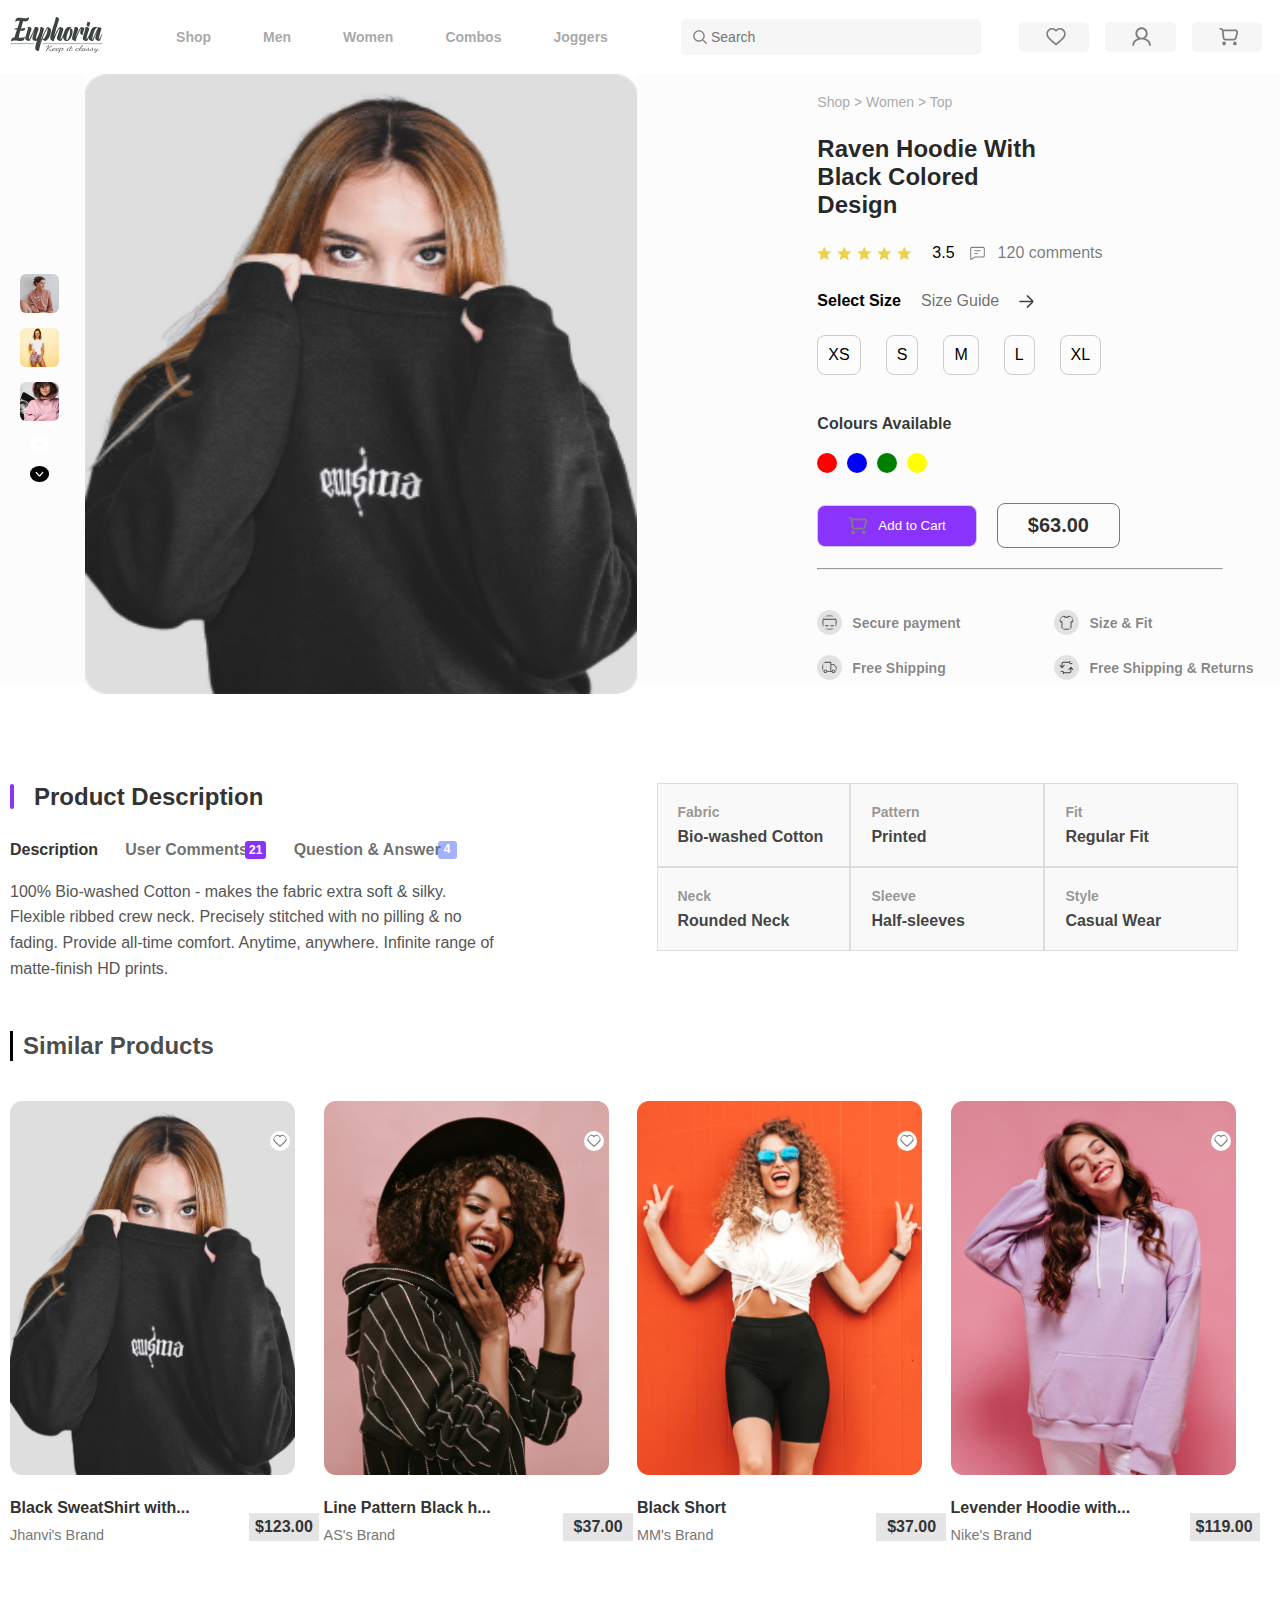
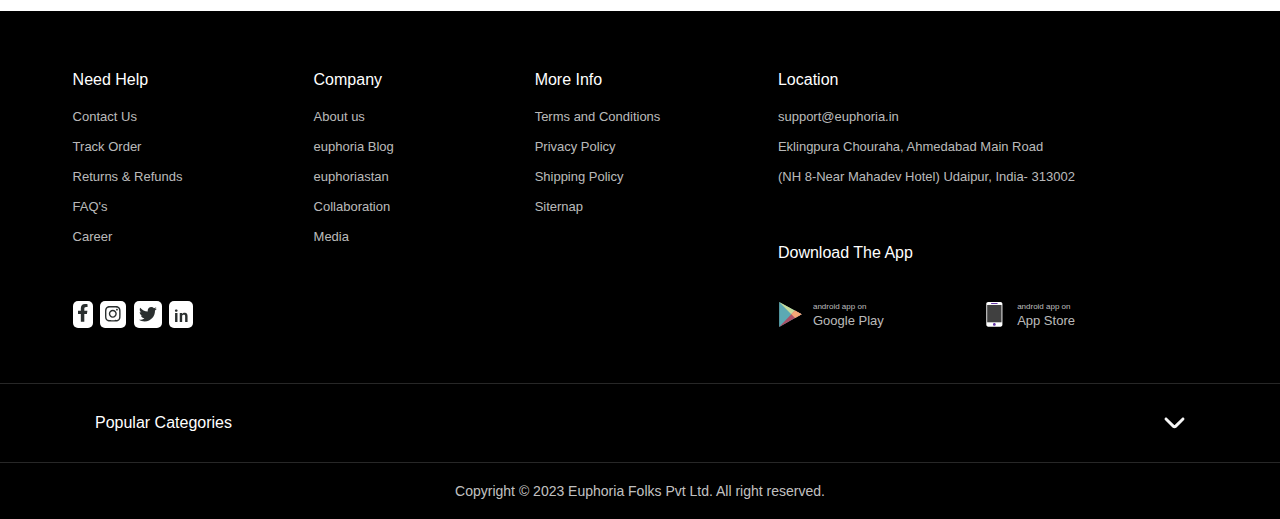
<file: subpage.html>
<!DOCTYPE html>
<html lang="en">
<head>
    <meta charset="UTF-8">
    <meta name="viewport" content="width=device-width, initial-scale=1.0">
    <title>Euphoria</title>
    <link rel="stylesheet" href="./css/style.css" />
    <link rel="icon" type="image/png" href="images/favicon.icon" sizes="32x32" />
    <meta property="og:image" content="" />
    <meta name="description" content="" />
    <meta name="keywords" content="" />
</head>
    <body>
        <div class="main-wrapper">
            <header>
                <div class="main-header">
                    <div class="left">
                        <h1><a href="#"><img src="./images/icons/Logo.svg" alt="Logo Icon" class="Logo" /></a></h1>
                    </div>
            
                    <div class="center">
                        <ul>
                            <li><a href="#">Shop</a></li>
                            <li><a href="#">Men</a></li>
                            <li><a href="#">Women</a></li>
                            <li><a href="#">Combos</a></li>
                            <li><a href="#">Joggers</a></li>
                        </ul>
                    </div>
            
                    <div class="right">
                        <div class="search-container">
                            <img src="./images/icons/search.svg" alt="Search Icon" class="search-icon" />
                            <input type="text" placeholder="Search" />
                        </div>
                        <div class="container1">
                            <img src="./images/icons/wishlist.svg" alt="Wishlist Icon" class="img1" width="20" height="20" />
                        </div>
                        <div class="container2">
                            <img src="./images/icons/account.svg" alt="User Icon" class="img1" width="20" height="20" />
                        </div>
                        <div class="container3">
                            <img src="./images/icons/cart.svg" alt="Cart Icon" class="img1" width="20" height="20" />
                        </div>
                    </div>
                </div>
            </header>


            <section id="product-detail-section-02">
                <div class="product-detail-content-02">
                    <div class="left-side-02">
                        <img src="./images/pics/img-25.jpg" alt="SVG 1" class="svg-image-02" />
                        <img src="./images/pics/img-2.jpg" alt="SVG 2" class="svg-image-02" />
                        <img src="./images/pics/img-26.jpg" alt="SVG 3" class="svg-image-02" />
                        <img src="./images/icons/arrow-down.svg" alt="SVG 4" class="svg-image-03"/> 
                        <img src="./images/icons/arrow-down.svg" alt="SVG 5" class="svg-image-03" style="background: #000;"/>
                    </div>
            
                    <div class="middle-02">
                        <img src="./images/pics/img-16.jpg" alt="Product Image" class="product-image-02" />
                    </div>
            
                    <div class="right-side-02">
                        <p class="breadcrumb-text-02">Shop > Women > Top</p>
            
                        <h1 class="product-name-02">Raven Hoodie With Black Colored Design</h1>
            
                        <ul class="ratings-02">
                            <li>
                                <img src="./images/icons/star.svg" alt="Star 1" />
                                <img src="./images/icons/star.svg" alt="Star 1" />
                                <img src="./images/icons/star.svg" alt="Star 1" />
                                <img src="./images/icons/star.svg" alt="Star 1" />
                                <img src="./images/icons/star.svg" alt="Star 1" />
                                <span class="text-02">3.5</span>
                                <img src="./images/icons/message.svg" alt="Star 2" />
                                <span class="text-02" style="margin-left: 8px; color: #00000088;">120 comments</span>
                            </li>
                        </ul>
            
                        <div class="size-selection-02">
                            <span style="font-weight: 600;">Select Size</span>
                            <span style="margin: 0 10px; color: #00000096;">Size Guide</span>
                            <img src="./images/icons/arrow-right.svg" alt="Right Arrow" class="right-arrow-02" />
                        </div>
            
                        <div class="available-sizes-02">
                            <span class="size-02">XS</span>
                            <span class="size-02">S</span>
                            <span class="size-02">M</span>
                            <span class="size-02">L</span>
                            <span class="size-02">XL</span>
                        </div>
                        
            
                        <p style="color: #000000cc; font-weight: 600;">Colours Available</p>
                        <div class="color-options-02">
                            <div class="color-circle-02" style="background-color: red;"></div>
                            <div class="color-circle-02" style="background-color: blue;"></div>
                            <div class="color-circle-02" style="background-color: green;"></div>
                            <div class="color-circle-02" style="background-color: yellow;"></div>
                        </div>
            
                        <div class="cart-price-02">
                            <button class="add-to-cart-02">
                                <img src="./images/icons/cart.svg" alt="Cart Icon" />
                                Add to Cart
                            </button>
                            <span class="price-02">$63.00</span>
                        </div>
                        
                        <hr class="footer-line-03">

                        <ul class="additional-info-02">
                            <li><img src="./images/icons/credit card.svg" alt="Info 1" /><span style="font-size: 14px; color: #0000007a; font-weight: 600;">Secure payment</span></li>
                            <li><img src="./images/icons/Size&Fit.svg" alt="Info 2" /><span style="font-size: 14px; color: #0000007a; font-weight: 600;">Size & Fit</span></li>
                            <li><img src="./images/icons/truck.svg" alt="Info 3" /><span style="font-size: 14px; color: #0000007a; font-weight: 600;">Free Shipping</span></li>
                            <li><img src="./images/icons/Free-Shipping&Returns.svg" alt="Info 4" /><span style="font-size: 14px; color: #0000007a; font-weight: 600;">Free Shipping & Returns</span></li>
                        </ul>
                    </div>
                </div>
            </section>

            <section id="product-description-section-04">
                <div class="description-content-04">
                    <div class="left-side-04">
                        <div class="vertical-line-02"></div>
                        <h2>Product Description</h2>
                    </div>
            
                    <div class="product-details-04">
                        <span>Description</span>
                        <span style="color: #00000094;">User Comments</span>
                        <span class="color-text" style="color: #fff; font-size: 12px;">21</span>
                        <span style="color: #00000094;">Question & Answer</span>
                        <span class="color-text-02" style="color: #fff; font-size: 12px;">4</span>
                    </div>
            
                    <p class="product-description-04">
                        100% Bio-washed Cotton - makes the fabric extra soft & silky. Flexible ribbed crew neck. 
                        Precisely stitched with no pilling & no fading. Provide all-time comfort. Anytime, anywhere. 
                        Infinite range of matte-finish HD prints.
                    </p>
                </div>
            
                <div class="right-side-04">
                    <ul class="additional-info-04">
                        <li>
                            <div class="info-item-04">
                                <span>Fabric</span>
                                <b>Bio-washed Cotton</b>
                            </div>
                        </li>
                        <li>
                            <div class="info-item-04">
                                <span>Pattern</span>
                                <b>Printed</b>
                            </div>
                        </li>
                        <li>
                            <div class="info-item-04">
                                <span>Fit</span>
                                <b>Regular Fit</b>
                            </div>
                        </li>
                        <li>
                            <div class="info-item-04">
                                <span>Neck</span>
                                <b>Rounded Neck</b>
                            </div>
                        </li>
                        <li>
                            <div class="info-item-04">
                                <span>Sleeve</span>
                                <b>Half-sleeves</b>
                            </div>
                        </li>
                        <li>
                            <div class="info-item-04">
                                <span>Style</span>
                                <b>Casual Wear</b>
                            </div>
                        </li>
                    </ul>
                </div>
            </section>

            <section id="in-the-limelight-section">
                <div class="in-the-limelight-header">
                    <div class="vertical-line"></div>
                    <h2>Similar Products</h2>
                </div>
            
                <ul class="limelight-list">
                    <li>
                        <div class="product-item">
                            <img src="./images/pics/img-16.jpg" alt="Product 1" class="product-image" />
                            <a class="like-icon-tag"><img src="./images/icons/wishlist.svg" alt="Wishlist Icon" class="like-icon" width="20" height="20" />
                            <p class="product-text">Black SweatShirt with...</p>
                            <p class="brand-name">Jhanvi's Brand</p>
                        </div>
                        <div class="price-section">
                            <p class="price">$123.00</p>
                        </div>
                    </li>
                    <li>
                        <div class="product-item">
                            <img src="./images/pics/img-17.jpg" alt="Product 1" class="product-image" />
                            <a class="like-icon-tag"><img src="./images/icons/wishlist.svg" alt="Wishlist Icon" class="like-icon" width="20" height="20" />
                            <p class="product-text">Line Pattern Black h...</p>
                            <p class="brand-name">AS's Brand</p>
                        </div>
                        <div class="price-section">
                            <p class="price">$37.00</p>
                        </div>
                    </li>
                    <li>
                        <div class="product-item">
                            <img src="./images/pics/img-18.jpg" alt="Product 1" class="product-image" />
                            <a class="like-icon-tag"><img src="./images/icons/wishlist.svg" alt="Wishlist Icon" class="like-icon" width="20" height="20" />
                            <p class="product-text">Black Short</p>
                            <p class="brand-name">MM's Brand</p>
                        </div>
                        <div class="price-section">
                            <p class="price">$37.00</p>
                        </div>
                    </li>
                    <li>
                        <div class="product-item">
                            <img src="./images/pics/img-19.jpg" alt="Product 1" class="product-image" />
                            <a class="like-icon-tag"><img src="./images/icons/wishlist.svg" alt="Wishlist Icon" class="like-icon" width="20" height="20" />
                            <p class="product-text">Levender Hoodie with...</p>
                            <p class="brand-name">Nike's Brand</p>
                        </div>
                        <div class="price-section">
                            <p class="price">$119.00</p>
                        </div>
                    </li>
                </ul>
            </section>

            <footer style="background-color: black; color: white; padding: 40px 0; margin-top: 50px;">
                <div class="footer-content">
                    <ul class="footer-list">
                        <li class="footer-item">
                            <p class="footer-title">Need Help</p>
                            <a href="#" class="footer-link">Contact Us</a>
                            <a href="#" class="footer-link">Track Order</a>
                            <a href="#" class="footer-link">Returns & Refunds</a>
                            <a href="#" class="footer-link">FAQ's</a>
                            <a href="#" class="footer-link" style="margin-bottom: 60px;">Career</a>
                            <a href="#" class="footer-link-image"><img src="./images/icons/facebook.svg" alt="#"></a>
                            <a href="#" class="footer-link-image"><img src="./images/icons/instagram.svg" alt="#"></a>
                            <a href="#" class="footer-link-image"><img src="./images/icons/twitter.svg" alt="#"></a>
                            <a href="#" class="footer-link-image"><img src="./images/icons/linkedin.svg" alt="#"></a>
                        </li>
                        <li class="footer-item">
                            <p class="footer-title">Company</p>
                            <a href="#" class="footer-link">About us</a>
                            <a href="#" class="footer-link">euphoria Blog</a>
                            <a href="#" class="footer-link">euphoriastan</a>
                            <a href="#" class="footer-link">Collaboration</a>
                            <a href="#" class="footer-link">Media</a>
                        </li>
                        <li class="footer-item">
                            <p class="footer-title">More Info</p>
                            <a href="#" class="footer-link">Terms and Conditions</a>
                            <a href="#" class="footer-link">Privacy Policy</a>
                            <a href="#" class="footer-link">Shipping Policy</a>
                            <a href="#" class="footer-link">Siternap</a>
                        </li>
                        <li class="footer-item">
                            <p class="footer-title">Location</p>
                            <a href="#" class="footer-link">support@euphoria.in</a>
                            <a href="#" class="footer-link">Eklingpura Chouraha, Ahmedabad Main Road</a>
                            <a href="#" class="footer-link">(NH 8-Near Mahadev Hotel) Udaipur, India- 313002</a>
                            <p class="footer-title" style="margin-top: 60px;">Download The App</p>
                            <a href="#" class="footer-link" style="margin-top: 5px;">
                                <ul class="footer-list">
                                    <li class="footer-item2">
                                        <img src="./images/icons/playstore.svg" alt="#" style="width: 25px; height: 25px;">
                                        <div class="footer-box-small">
                                            <p class="icon-small">android app on</p>
                                            <p class="icon-big">Google Play</p>
                                        </div>
                                    </li>
                                    <li class="footer-item2">
                                        <img src="./images/icons/phone.svg" alt="#" style="width: 25px; height: 25px;">
                                        <div class="footer-box-small">
                                            <p class="icon-small">android app on</p>
                                            <p class="icon-big">App Store</p>
                                        </div>
                                    </li>
                                </ul>
                            </a>
                        </li>
                    </ul> 
                </div>
                <hr class="footer-line">
                <div class="footer-categories">
                    <p class="footer-p">Popular Categories</p>
                    <img src="./images/icons/arrow-down.svg" alt="Down Arrow" class="arrow-icon-small" onclick="toggleMenu()">
                </div>
                <div class="footer-links-last" id="footerLinks">
                    <a href="#">Contact Us</a>
                    <a href="#">About Us</a>
                    <a href="#">Media</a>
                    <a href="#">Sitemap</a>
                </div>
                <hr class="footer-line-2">
                <div class="footer-copyright">
                    <p>Copyright &copy; 2023 Euphoria Folks Pvt Ltd. All right reserved.</p>
                </div>
            </footer>
            </div>
            <script src="./js/sub.js"></script>
            </body>
            </html>
</file>
<file: css/style.css>
html, body {
    overflow-x: hidden;
    width: 100%;
    margin: 0;
}
* {
    margin: 0;
    padding: 0;
    box-sizing: border-box;
}

body {
    font-family: Arial, sans-serif;
    background-color: #fff;
}

.main-wrapper {
    max-width: 1400px;
    margin: 0 auto;
    padding: 0 10px;
}

header {
    color: #fff;
    font-family: Arial, sans-serif;
}

.main-header {
    display: flex;
    justify-content: space-between;
    align-items: center;
    padding: 10px 0;
}

.main-header .left {
    color: #000;
    font-size: 18px;
    font-weight: bold;
}

.main-header .center {
    display: flex;
    justify-content: center;
    flex-grow: 1;
}

.main-header .center ul {
    list-style-type: none;
    display: flex;
    justify-content: space-between;
    padding-left: 0;
}

.main-header .center ul li {
    display: inline-block;
    padding: 10px 26px;
    position: relative;
}

.main-header .center ul li a {
    color: #7d7d7dad;
    text-decoration: none;
    font-size: 14px;
    font-weight: 600;
}

.main-header .center ul li:hover a {
    color: #000;
}

.main-header .center ul li.active a {
    color: #000;
    font-weight: bold;
}

.main-header .right {
    display: flex;
    align-items: center;
}

.search-container {
    position: relative;
    width: 100%;
    max-width: 300px;
    margin-right: 30px;
}

.search-container input {
    background: #f6f6f6;
    width: 100%;
    padding: 10px 30px;
    font-size: 14px;
    border-radius: 5px;
    border: none;
}

.search-container .search-icon {
    position: absolute;
    top: 50%;
    left: -15px;
    transform: translateY(-50%);
    width: 14px;
    height: 14px;
    pointer-events: none;
}

.main-header .right .container1, .main-header .right .container2, .main-header .right .container3 {
    background: #f6f6f6;
    border-radius: 5px;
    margin: 0 8px;
    width: 90px;
    height: 30px;
}

.main-header .right .img1 {
    cursor: pointer;
    margin-top: 5px;
}

.main-header .right img:first-of-type {
    margin-left: 27px;
}

.main-new {
    padding: 20px;
}

#black-container {
    display: flex;
    justify-content: center; 
    align-items: center; 
    padding: 80px 0;
    margin: 0 -75px;
    height: 500px;
    position: relative;
    overflow: hidden;
}

.slider {
    position: relative;
    display: flex;
    width: 100%;
    height: 100%;
    transition: transform 1s ease-in-out;
}

.slide {
    display: flex;
    justify-content: center;
    align-items: center;
    width: 100%;
    height: 500px;
    margin-top: -80px;
    margin-right: 340px;
    transition: transform 1s ease-in-out;
}

.left-content {
    display: flex;
    flex-direction: column;
    padding-left: 150px;
}

.left-content h4 {
    color: #fff;
    font-size: 22px;
    margin-bottom: 20px;
    font-weight: 500;
}

.left-content h1 {
    color: #fff;
    font-size: 45px;
    width: 70%;
    margin-bottom: 20px;
}

.left-content .color-option {
    width: 150px;
    height: 32px;
    border: none;
    border-radius: 4px;
    cursor: pointer;
    background-color: #fff;
    color: #000;
    font-size: 16px;
}

.right-content {
    display: flex;
    width: 250%;
    height: 110%;
    justify-content: center;
    align-items: center;
}

.right-content .product-image {
    margin-left: 400px;
    width: 150%;
    height: 100%;
}

.slider-navigation {
    position: absolute;
    top: 50%;
    left: 0;
    right: 0;
    display: flex;
    justify-content: space-between;
    padding: 0 20px;
    transform: translateY(-50%);
    z-index: 10;
}

.slider-nav-btn {
    background: none;
    border: none;
    color: white;
    font-size: 30px;
    cursor: pointer;
    margin: 0 20px;
    z-index: 10;
}

.slider-line {
    position: absolute;
    bottom: 0;
    left: 0;
    width: 5%;
    height: 4px;
    background-color: rgba(0, 0, 0, 0.1);
    left: 50%;
}

.slider-line-progress {
    width: 0;
    height: 100%;
    background-color: #fff;
    transition: width 1s linear;
}

#new-content {
    margin-top: 50px;
    display: flex;
    justify-content: space-between;
}

.content-container {
    border-radius: 7px;
    display: flex;
    justify-content: space-between;
    align-items: center;
    margin-bottom: 40px;
    margin-right: 50px;
    box-shadow: 0 4px 10px rgba(0, 0, 0, 0.2);
}

.left-container {
    border-top-left-radius: 7px;
    border-bottom-left-radius: 7px;
    flex: 1;
    padding: 40px 0;
    color: white;
    display: flex;
    flex-direction: column;
    justify-content: center;
}

.left-container .left-content h3 {
    font-size: 12px;
    margin: 10px 0 10px -130px;
}

.left-container .left-content h4 {
    font-size: 20px;
    font-weight: 600;
    margin: 10px 0 10px -130px;
}

.left-container .left-content h5 {
    font-size: 10px;
    font-weight: 600;
    margin: 10px 0 10px -130px;
}

.left-container .color-option {
    margin: 10px 0 10px -162px;
    font-size: 13px;
    font-weight: 600;
    background: none;
    color: white;
    border: none;
    cursor: pointer;
}

.left-container .color-option:hover::after {
    content: '';
    position: absolute;
    bottom: 10;
    margin-top: 15px;
    left: 10;
    margin-left: -84px;
    width: 5.5%;
    height: .1px;
    background-color: #fff;
}

.left-container .color-option::after {
    content: none;
}

.right-container {
    flex: 1;
    height: 100%;
}

.right-container img {
    width: 100%;
    height: 100%;
    border-top-left-radius: 0px;
    border-bottom-left-radius: 0px;
}



#new-arrival-section {
    margin-top: 50px;
    padding: 20px;
    position: relative;
}

.new-arrival-header {
    display: flex;
    align-items: center;
    margin-bottom: 40px;
    margin-left: -20px;
}

.vertical-line {
    width: 3px;
    height: 30px;
    background-color: black;
    margin-right: 10px;
}

.new-arrival-header h2 {
    font-size: 24px;
    font-weight: 600;
    color: #333333e2;
}

.new-arrival-slider {
    overflow: hidden;
    position: relative;
}

.new-arrival-list {
    display: flex;
    transition: transform 0.3s ease-in-out;
    padding: 0;
    margin: 0;
    list-style: none;
}

.new-arrival-list li {
    flex: 0 0 25%;
    margin: 0;
    margin-bottom: 20px;
    text-align: left;
}

.new-arrival-list li img {
    width: 90%;
    height: auto;
    border-radius: 8px;
    margin-bottom: 10px;
}

.item-text {
    font-weight: 600;
    font-size: 14px;
    color: #666;
}

.arrow-left, .arrow-right {
    position: absolute;
    top: 50%;
    transform: translateY(-50%);
    font-size: 18px;
    color: #333;
    cursor: pointer;
    user-select: none;
    z-index: 10;
}

.arrow-left {
    left: 0;
}

.arrow-right {
    right: 0;
}

#fashion-improvement-section {
    display: flex;
    justify-content: space-between;
    align-items: center;
    height: 500px;
}

.fashion-left {
    border-top-left-radius: 8px;
    border-bottom-left-radius: 8px;
    height: 100%;
    width: 50%;
    padding: 20px;
    color: white;
    background-image: url('../images/pics/bg-4.jpg');
    background-size: cover;
    background-position: center;
    text-align: left;
}

.fashion-left h2 {
    margin-top: 150px;
    width: 80%;
    margin-left: 100px;
    color: #fff;
    font-size: 32px;
    margin-bottom: 20px;
}

.fashion-left p {
    color: #ffffff96;
    font-size: 14px;
    margin-bottom: 20px;
    width: 50%;
    margin-left: 100px;
    margin-bottom: 30px;
}

.shop-now-button {
    padding: 10px 20px;
    background-color: #fff;
    color: #000000cc;
    margin-left: 100px;
    border: none;
    font-size: 12px;
    font-weight: 600;
    cursor: pointer;
    border-radius: 5px;
}

.shop-now-button:hover {
    background-color: #ff44009c;
}

.fashion-right {
    border-top-right-radius: 8px;
    border-bottom-right-radius: 8px;
    width: 50%;
    background-image: url('../images/pics/bg-5.jpg');
    background-size: 700px;
    height: 100%;
}

#common-arrival-section {
    margin-top: 50px;
    padding: 20px;
}

.common-arrival-header {
    display: flex;
    align-items: center;
    margin-bottom: 40px;
    margin-left: -20px;
}

.vertical-line {
    width: 3px;
    height: 30px;
    background-color: black;
    margin-right: 10px;
}

.common-arrival-header h2 {
    font-size: 24px;
    font-weight: 600;
    color: #333333e2;
}

.common-arrival-list {
    display: flex;
    flex-wrap: wrap;
    justify-content: space-between;
    list-style-type: none;
    padding: 0;
    margin: 0;
    margin-left: -20px;
}

.common-arrival-list li {
    width: 23%;
    margin-bottom: 20px;
    text-align: left;
    position: relative;
}

.item-image {
    width: 100%;
    height: auto;
}

.item-text {
    font-size: 18px;
    margin-bottom: 5px;
    margin-top: 10px;
    color: #000;
}

.item-text-small {
    font-size: 12px;
    text-decoration: none;
    color: #33333361;
    cursor: pointer;
}

.item-text-small:hover {
    color: #0000008b;
}

.right-arrow {
    font-size: 24px;
    text-decoration: none;
    color: #33333361;
    cursor: pointer;
    position: absolute;
    right: 10px;
    top: 95%;
    transform: translateY(-50%);
}

.common-arrival-list li:hover .right-arrow {
    color: #000;
}

#top-brands-deal-section {
    background-color: #3c4242;
    padding: 40px 20px;
    text-align: center;
    border-radius: 8px;
    margin-right: 20px;
}

.top-brands-deal-content h2 {
    margin-top: -20px;
    font-size: 32px;
    font-weight: 600;
    color: #fff;
    margin-bottom: 15px;
}

.top-brands-deal-content p {
    font-size: 14px;
    color: #ffffffc1;
    margin-bottom: 20px;
}

.gold-text {
    color: rgba(255, 217, 0, 0.875);
    font-weight: 500;
}

.brands-images-list {
    display: flex;
    justify-content: center;
    gap: 20px;
    list-style-type: none;
    padding: 0;
    margin: 0;
    margin-top: 50px;
}

.brands-images-list li {
    width: 17%;
}

.brand-image {
    width: 100%;
    height: 100px;
    border-radius: 8px;
}

#in-the-limelight-section {
    margin-top: 50px;
    padding: 0 20px 0 0;
}

.in-the-limelight-header {
    display: flex;
    align-items: center;
    margin-bottom: 40px;
}

.vertical-line {
    width: 3px;
    height: 30px;
    background-color: black;
    margin-right: 10px;
}

.in-the-limelight-header h2 {
    font-size: 24px;
    font-weight: 600;
    color: #333333e2;
}

.limelight-list {
    display: flex;
    flex-wrap: wrap;
    justify-content: space-between;
    list-style: none;
    padding: 0;
    margin: 0;
}

.limelight-list li {
    width: 23%;
    margin-bottom: 20px;
    text-align: left;
}

.product-item {
    position: relative;
    text-align: left;
}

.product-image {
    width: 100%;
    height: auto;
    border-radius: 8px;
    margin-bottom: 10px;
}

.like-icon {
    cursor: pointer;
    background-color: #fff;
    padding: 3px;
    border-radius: 100%;
    position: absolute;
    top: 30px;
    left: 260px;
    transition: background-color 0.3s ease;
}

.like-icon.active {
    background-color: red;
}

.product-text {
    font-size: 1rem;
    font-weight: 600;
    margin-top: 10px;
    color: #333;
    margin-bottom: 10px;
}

.brand-name {
    font-size: 0.9rem;
    font-weight: 500;
    color: #777;
}

.price-section {
    margin-left: 239px;
    text-align: right;
    background: #0000001a;
    width: 70px;
}

.price {
    padding: 5px 10px 5px 6px;
    margin-top: -30px;
    font-size: 16px;
    font-weight: bold;
    color: #333;
}

#feedback-section {
    margin-top: 50px;
    padding: 0 20px 0 0;
}

.feedback-header {
    display: flex;
    align-items: center;
    margin-bottom: 40px;
}

.vertical-line {
    width: 3px;
    height: 30px;
    background-color: black;
    margin-right: 10px;
}

.feedback-header h2 {
    font-size: 24px;
    font-weight: 600;
    color: #333333e2;
}

.feedback-list {
    list-style-type: none;
    padding: 0;
    margin: 0 0 70px 0;
    display: flex;
    gap: 20px;
    justify-content: space-between;
}

.feedback-list li {
    display: flex;
    align-items: center;
    border: 2px solid #00000047;
    padding: 10px;
    border-radius: 10px;
    width: 32%;
    box-sizing: border-box;
}

.feedback-left {
    flex: 1;
    text-align: left;
}

.feedback-image {
    width: 60px;
    height: auto;
    margin-bottom: 10px;
}

.feedback-name {
    font-size: 20px;
    color: #000000be;
    font-weight: 600;
    margin-bottom: 20px;
}

.feedback-text {
    width: 150%;
    font-size: 0.9rem;
    color: #555555c8;
}

.feedback-right {
    display: flex;
    margin-top: -160px;
    margin-right: 10px;
    align-items: right;
}

.small-feedback-image {
    margin-left: 5px;
    width: 20px;
    height: auto;
}
footer {
    margin: 0 -70px;
    background-color: #000;
}

.footer-content {
    width: 80%;
    margin: 0 25px;
    display: flex;
    flex-wrap: wrap;
    justify-content: space-between;
}

.footer-list {
    display: flex;
    justify-content: space-between;
    list-style: none;
    padding: 0;
    margin: 0;
    width: 100%;
}

.footer-item {
    margin-right: 10px;
}

.footer-item .footer-title {
    padding-right: 35px;
    color: #fff;
    font-weight: 500;
    font-size: 16px;
    margin-bottom: 40px;
    margin-top: 20px;
}

.footer-item2 {
    display: flex;
    justify-content: space-between;
}

.footer-box-small {
    margin-left: 10px;
}

.icon-small {
    color: #ffffffbd; 
    font-size: 8px;
    margin-bottom: 2px;
}

.icon-big {
    color: #ffffffbd; 
    font-size: 13px;
}

.footer-link {
    color: #ffffffbd; 
    text-decoration: none;
    display: block; 
    font-size: 13px;
    margin-top: -20px;
    margin-bottom: 35px; 
}

.footer-link:hover { 
    color: #ffffffaf; 
}

.footer-link-image {
    padding: 7px 5px 3px 5px;
    border-radius: 5px;
    background: #fff;
    margin-right: 3px;
    transition: background 0.3s ease;
}

.footer-link-image:hover {
    background: #f0f0f0;
}

.footer-link-image:nth-child(7):hover {
    background: #3b5998;
}

.footer-link-image:nth-child(8):hover {
    background: #e1306c;
}

.footer-link-image:nth-child(9):hover {
    background: #1da1f2;
}

.footer-link-image:nth-child(10):hover {
    background: #0077b5;
}

.footer-line {
    border: 0;
    border-top: 1px solid #ffffff27;
    margin-top: 20px;
}

.footer-line-2 {
    border: 0;
    border-top: 1px solid #ffffff27;
}

.footer-copyright {
    text-align: center;
    margin-top: 20px;
    margin-bottom: -20px;
    font-size: 14px;
    color: #ffffffc5;
}

.footer-categories {
    display: flex;
    justify-content: space-between;
    padding: 30px 155px;
}

.footer-links-last {
    display: none;
    padding-left: 30px;
}

.footer-links-last a {
    display: block;
    color: #ffffffc8;
    display: flex;
    justify-content: right;
    padding-right: 150px;
    text-decoration: none;
    margin-bottom: 10px;
    font-size: 14px;
}

.footer-links-last a:hover {
    color: #ebf0f2b4;
}

.arrow-icon-small {
    cursor: pointer;
    transition: transform 0.3s ease;
}

#product-detail-section-02 {
    margin: 0 -100px;
    display: flex;
    justify-content: space-between;
    background: #00000003;
}

.product-detail-content-02 {
    display: flex;
    margin-top: -10px;
    justify-content: space-between;
    width: 100%;
    margin-bottom: -130px;
}

.left-side-02, .middle-02, .right-side-02 {
    padding: 10px;
}

.left-side-02 {
    margin-top: 200px;
    margin-left: 100px;
    width: 15%;
    display: flex;
    flex-direction: column;
    gap: 15px;
}

.svg-image-02 {
    border-radius: 6px;
    width: 20%;
    height: auto;
}

.svg-image-03 {
    margin-left: 10px;
    border-radius: 6px;
    width: 10%;
    border-radius: 50%;
    background: #fff;
    padding: 5px;
    height: auto;
}

.middle-02 {
    width: 40%;
    text-align: center;
}

.product-image-02 {
    width: 100%;
    height: 85%;
    margin-left: -300px;
}

.right-side-02 {
    width: 40%;
    padding-left: 20px;
}

.breadcrumb-text-02 {
    margin-top: 20px;
    font-size: 14px;
    color: #777777a2;
}

.product-name-02 {
    font-size: 24px;
    font-weight: bold;
    color: #000000d8;
    margin: 25px 0;
    width: 45%;
}

.ratings-02 {
    list-style: none;
    padding: 0;
    margin-bottom: 30px;
    display: flex;
    align-items: center;
}

.ratings-02 li {
    display: flex;
    align-items: center;
}

.ratings-02 img {
    width: 15px;
    height: 15px;
    margin-right: 5px;
}

.text-02 {
    margin: 0 15px;
}

.size-selection-02 {
    display: flex;
    align-items: center;
    gap: 10px;
    margin: 10px 0 25px 0;
}

.size-selection-02 .right-arrow-02 {
    width: 15px;
    height: 15px;
    cursor: pointer;
}

.available-sizes-02 {
    display: flex;
    gap: 15px;
    margin-bottom: 40px;
}

.size-02 {
    margin-right: 10px;
    border-radius: 8px;
    padding: 10px;
    border: 1px solid #ccc;
    cursor: pointer;
}

.size-02:hover {
    background-color: #f0f0f0;
}

.size-02.active {
    background-color: black;
    color: white;
}

.color-options-02 {
    display: flex;
    gap: 10px;
    margin: 20px 0 30px 0;
}

.color-circle-02 {
    width: 20px;
    height: 20px;
    border-radius: 50%;
    cursor: pointer;
}

.color-circle-02.active {
    border: 2px solid black;
}

.cart-price-02 {
    display: flex;
    gap: 20px;
    align-items: center;
    margin: 20px 0;
}

.add-to-cart-02 {
    display: flex;
    align-items: center;
    padding: 10px 30px;
    border-radius: 8px;
    color: #fff;
    border: 1px solid #ccc;
    background: #8a33fc;
    cursor: pointer;
}

.add-to-cart-02 img {
    width: 20px;
    height: 20px;
    margin-right: 10px;
}

.price-02 {
    font-size: 20px;
    font-weight: bold;
    padding: 10px 30px;
    border-radius: 8px;
    color: #000000d2;
    border: 1px solid #00000085;
}

.additional-info-02 {
    list-style: none;
    padding: 0;
    display: flex;
    flex-wrap: wrap;
    gap: 20px;
}

.additional-info-02 li {
    display: flex;
    align-items: center;
    gap: 10px;
    width: 40%;
}

.additional-info-02 img {
    width: 25px;
    height: 25px;
    background: #0000001a;
    border-radius: 50%;
    padding: 5px;
}

.footer-line-03 {
    color: #00000000;
    margin: 20px 137px 40px 0;
}
#product-description-section-04 {
    display: flex;
    justify-content: space-between;
    margin: 100px 10px 50px 0;
    align-items: flex-start;
}

.description-content-04 {
    width: 60%;
}

.left-side-04 {
    display: flex;
    align-items: center;
    gap: 10px;
}

.vertical-line-02 {
    width: 4px;
    height: 25px;
    border-radius: 5px;
    background-color: #8a33fc;
    margin-right: 10px;
}

h2 {
    font-size: 24px;
    font-weight: bold;
    color: #333;
}

.product-details-04 {
    display: flex;
    justify-content: space-between;
    margin-top: 30px;
    margin-right: 200px;
}

.color-text {
    background: #8a33fc;
    padding: 2px 4px;
    border-radius: 3px;
    color: #fff;
    margin-left: -30px;
}

.color-text-02 {
    background: #3351fc72;
    padding: 1px 6px;
    border-radius: 3px;
    color: #fff;
    margin-left: -30px;
}

.product-details-04 span {
    font-size: 16px;
    color: #333;
    font-weight: 600;
    cursor: pointer;
}

.product-description-04 {
    font-size: 16px;
    color: #555;
    margin-top: 20px;
    line-height: 1.6;
    width: 75%;
}

.right-side-04 {
    width: 60%;
    margin-right: -43px;
}

.additional-info-04 {
    display: flex;
    flex-wrap: wrap;
    list-style: none;
    padding: 0;
    margin: 0;
}

.additional-info-04 li {
    width: 30%;
    background-color: #f9f9f9;
    padding: 20px;
    border: 1px solid #ddd;
}

.info-item-04 {
    display: flex;
    flex-direction: column;
}

.info-item-04 span {
    font-size: 14px;
    color: #5555559b;
    font-weight: 600;
    margin-bottom: 8px;
}

.info-item-04 b {
    font-size: 16px;
    color: #333333ee;
    width: 110%;
}


@media all and (max-width: 1000px) {
    #product-detail-section-02 .middle-02{
        width: 30%;
    }

    .limelight-list .price-section .price {
        display: none;
    }   
}

@media all and (max-width: 990px) {
    .main-wrapper {
        padding: 0 15px;
    }

    .main-header .right .container1, .main-header .right .container2, .main-header .right .container3 {
        margin: 0 8px;
        width: 70px;
        background: #fff;
        height: 30px;
    }

    .product-detail-content-02 {
        flex-direction: column;
    }

    .left-side-02 {
        display: none;
    }

    .middle-02 .product-image-02{
        width: 200%;
        margin-left: 250px;
    }

    .right-side-02 {
        margin-left: 100px;
        margin-bottom: 100px;
    }

    .color-text {
        display: none;
    }

    .color-text-02 {
        display: none;
    }

    .product-details-04 span{
        font-size: 12px;
        margin-right: 40px;
    }

    footer {
        padding: 20px 0;
    }

    .footer-content {
        flex-direction: column;
        align-items: center;
    }

    .footer-list {
        flex-direction: column;
        align-items: center;
    }

    .footer-item2 {
        margin-top: 20px;
    }
}

@media all and (max-width: 940px) {
    .main-header .right .container1, .main-header .right .container2, .main-header .right .container3 {
        display: none;
    }

    #black-container {
        display: none;
    }

    .fashion-left {
        width: 100%;
    }

    .fashion-right {
        display: none;
    }

    .brands-images-list .brand-image {
        width: 80%;
        height: 80%;
    }

    .feedback-text {
        width: 240%;
    }

    .feedback-name {
        width: 110%;
    }
    
    .small-feedback-image {
        width: 20%;
        height: 20%;
    }

    .product-name-02 {
        width: 120%;
    }
}

@media all and (max-width: 790px) {
    .main-wrapper {
        padding: 0 10px;
    }

    .right-side-04 {
        margin-top: 20px;
    }

    .middle-02 .product-image-02{
        width: 150%;
        margin-left: 250px;
    }

    #product-description-section-04 {
        flex-direction: column;
        margin-left: 20px;
        width: 180%;
    }

    #new-content {
        flex-direction: column;
        margin: 0;
        padding: 0;
    }

    .right-container {
        margin-top: 12px;

    }

    .feedback-text {
        width: 200%;
    }

    .feedback-name {
        width: 120%;
    }
    
    .small-feedback-image {
        width: 15%;
        height: 15%;
    }

    footer {
        padding: 20px 0;
    }

    .footer-content {
        flex-direction: column;
        align-items: center;
    }

    .footer-list {
        flex-direction: column;
        align-items: center;
    }

    .search-container {
        display: none;
    }
}

@media all and (max-width: 660px) {
    .main-wrapper {
        padding: 0 5px;
    }

    .middle-02 .product-image-02{
        width: 100%;
    }
    
    .additional-info-02 {
        flex-direction: column;
    }

    .feedback-list {
        flex-direction: column;
        width: 250%;
        margin-left: 65px;
    }

    .feedback-text {
        width: 140%;
    }

    .feedback-name {
        width: 110%;
    }
    
    .small-feedback-image {
        width: 20%;
        margin-top: 30px;
        height: 20%;
    }

    .limelight-list {
        flex-direction: column;
        width: 250%;
        margin-left: 150px;
    }
    
    .like-icon {
        display: none;
    }

    .item-text {
        font-size: 14px;
    }

    footer {
        padding: 20px 0;
    }

    .footer-content {
        flex-direction: column;
        align-items: center;
    }

    .footer-list {
        flex-direction: column;
        align-items: center;
    }
}

@media all and (max-width: 580px) {
    .main-header .center {
        display: none;
    }

    .cart-price-02 {
        width: 130%;
    }

    .small-feedback-image {
        width: 13%;
        margin-top: -30px;
        height: 13%;
    }

    .right-side-04 {
        width: 50%;
        margin-top: 20px;
    }
}

@media all and (max-width: 530px) {
    .main-wrapper {
        padding: 0 5px;
    }

    .item-text {
        font-size: 10px;
    }
    .fashion-left h2 {
        font-size: 24px;
    }

    .item-text-small {
        font-size: 10px;
    }

    .right-arrow {
        font-size: 12px;
    }

    .limelight-list {
        margin-left: 100px;
    }
    
    footer {
        padding: 15px 0;
    }

    .footer-content {
        flex-direction: column;
        align-items: center;
    }

    .footer-list {
        flex-direction: column;
        align-items: center;
    }

    .footer-copyright {
        font-size: 12px;
    }

    .cart-price-02 {
        width: 150%;
    }
}
</file>
